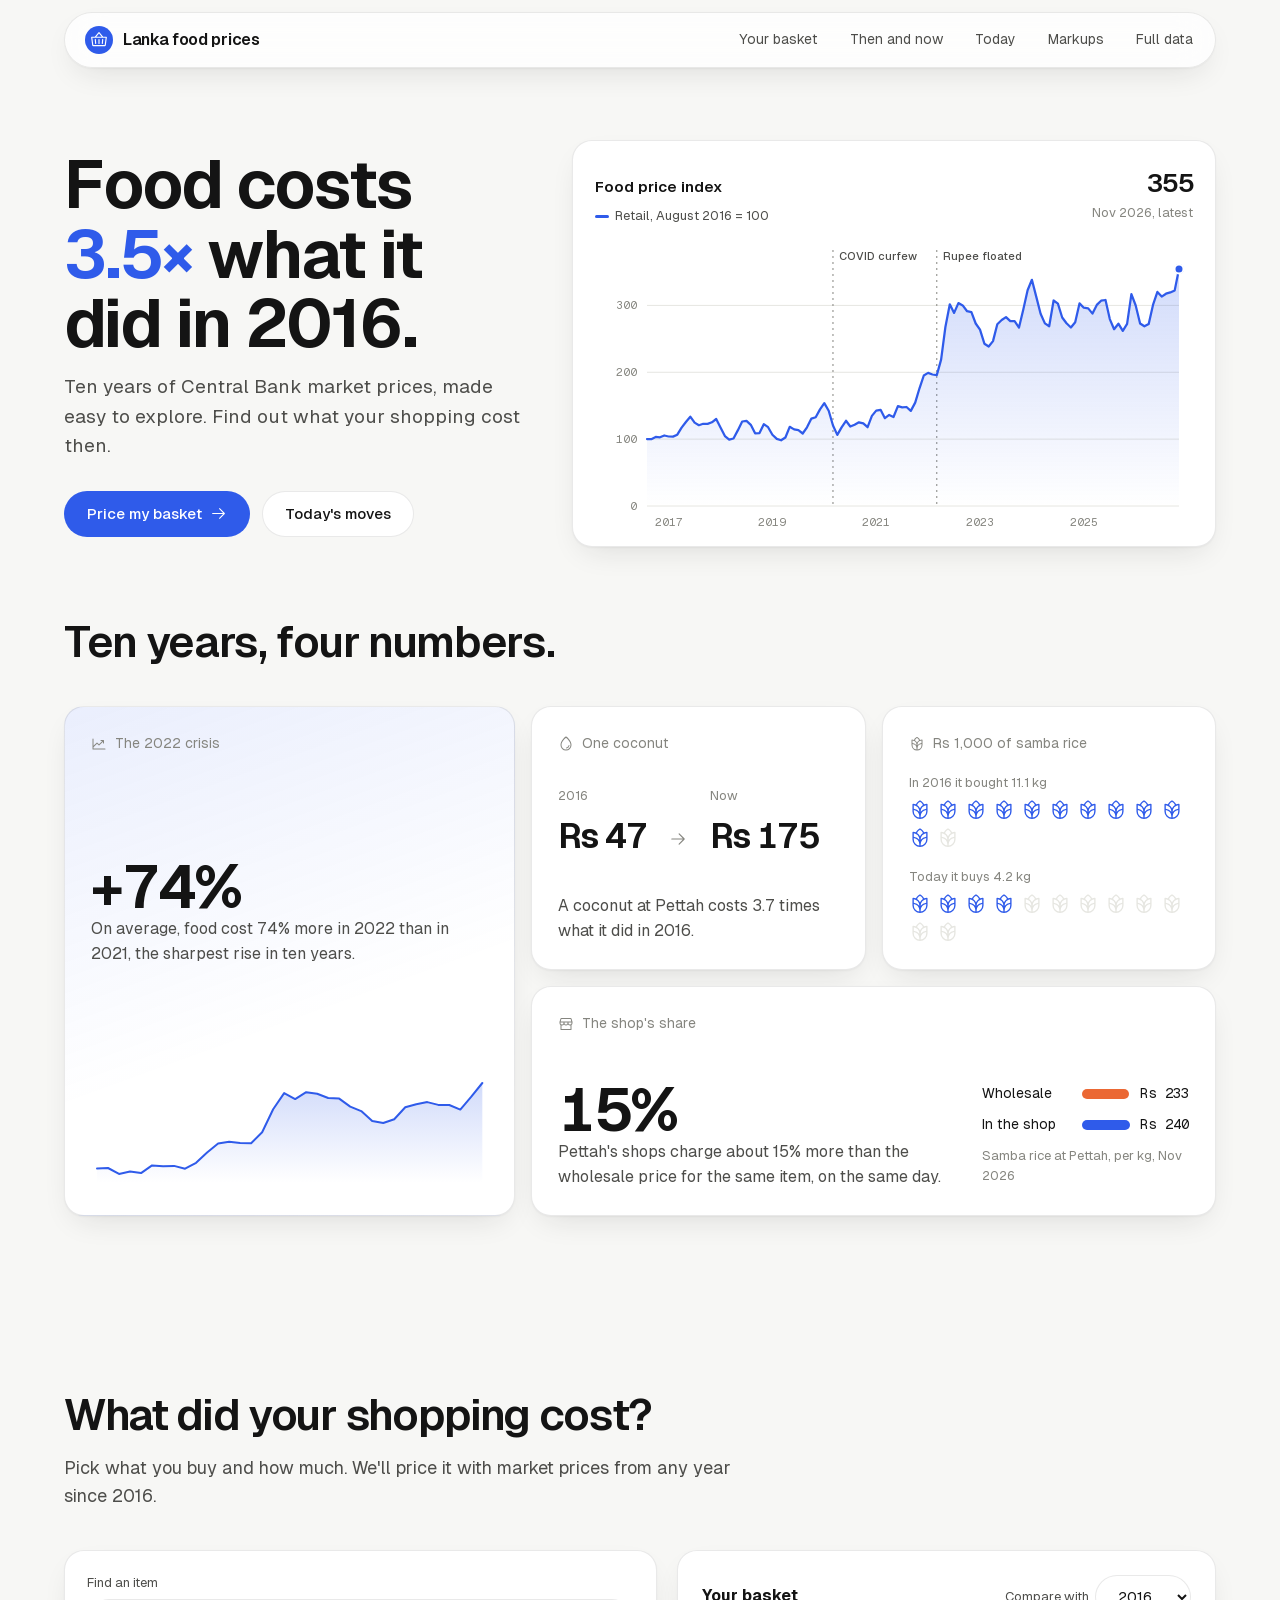
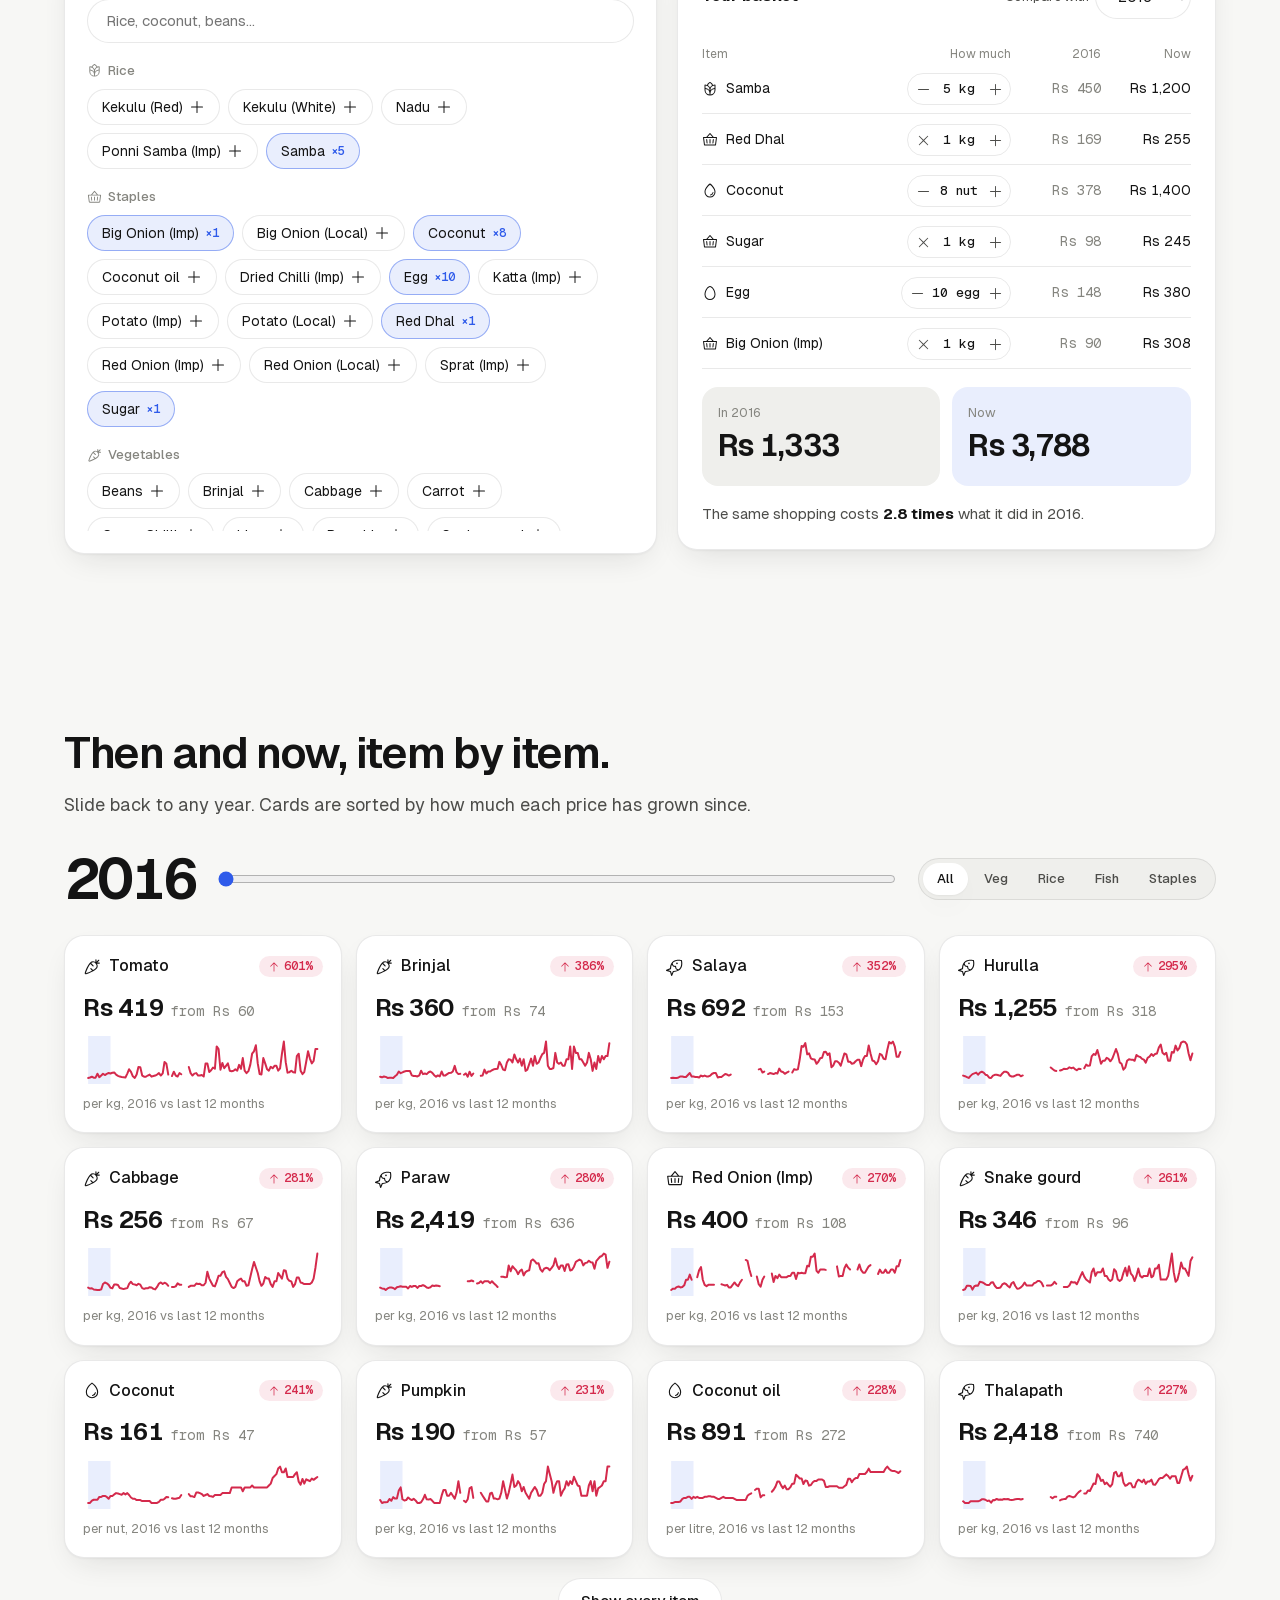
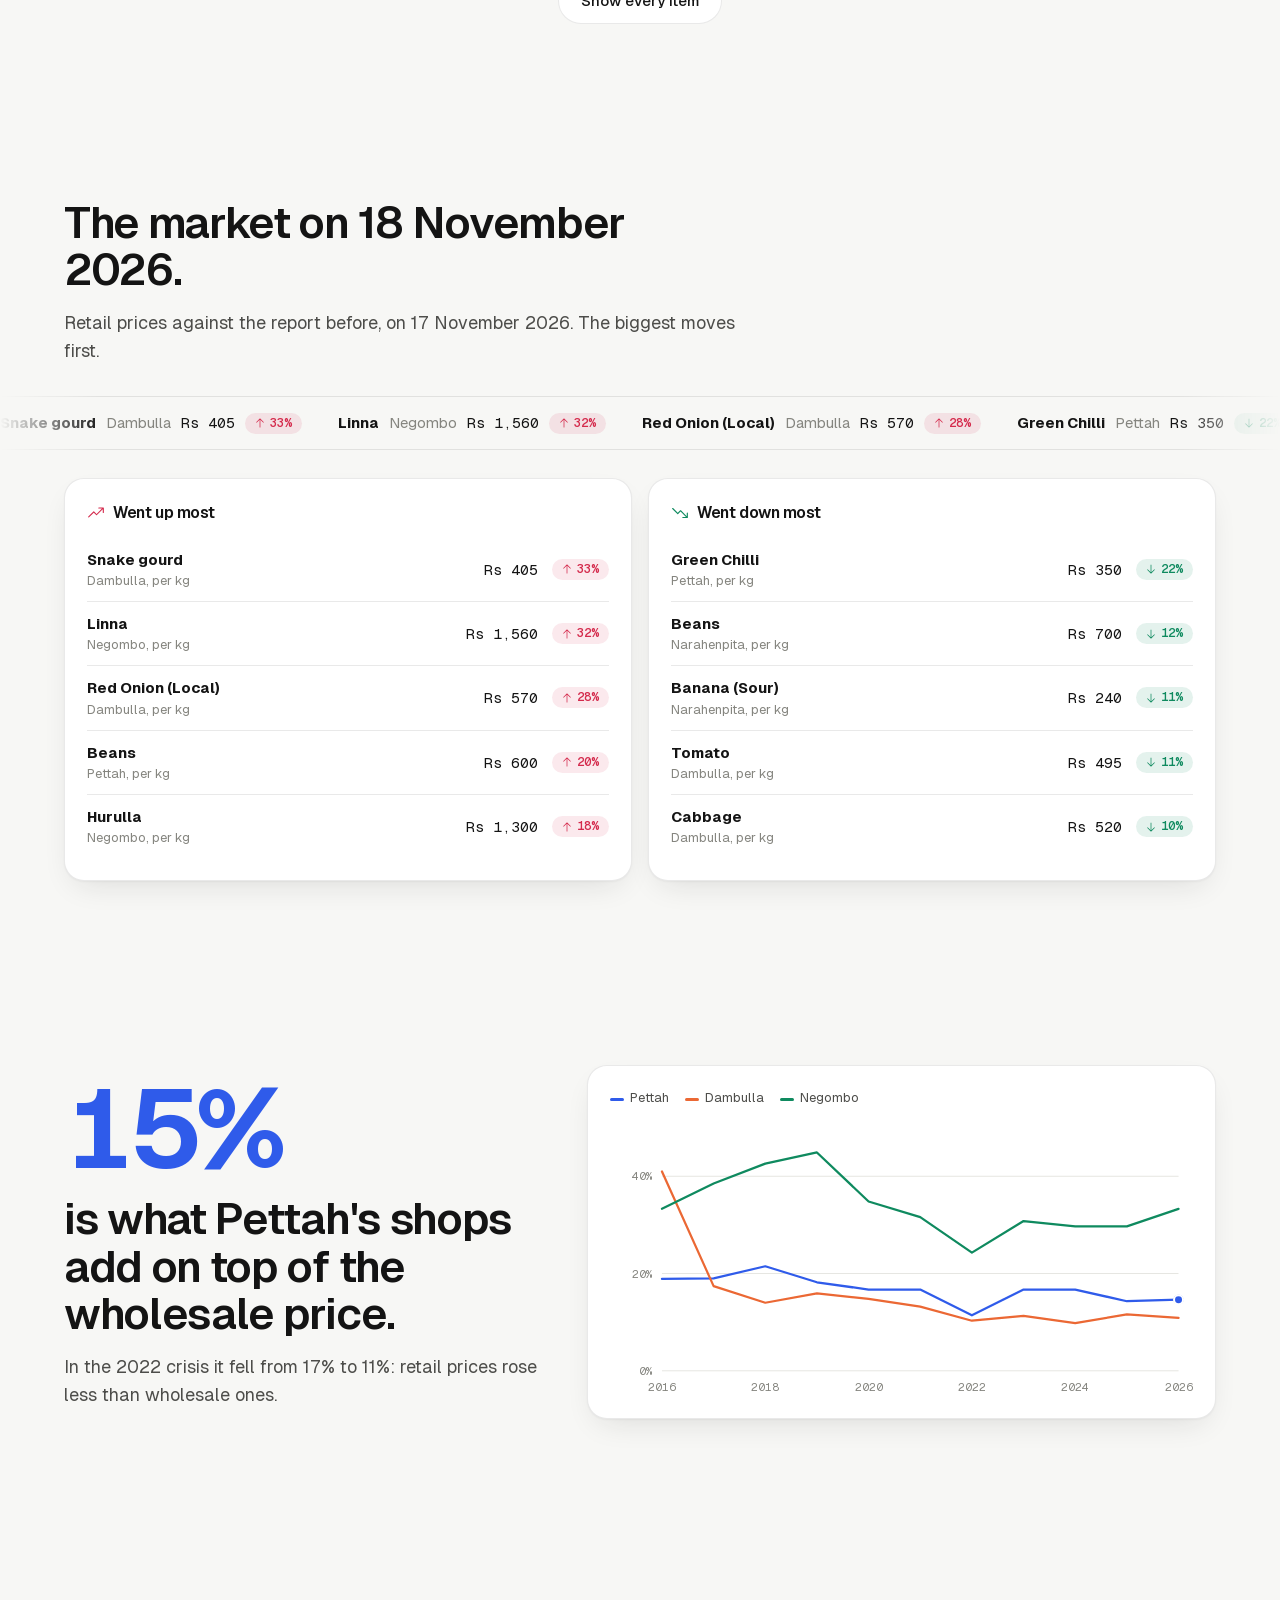
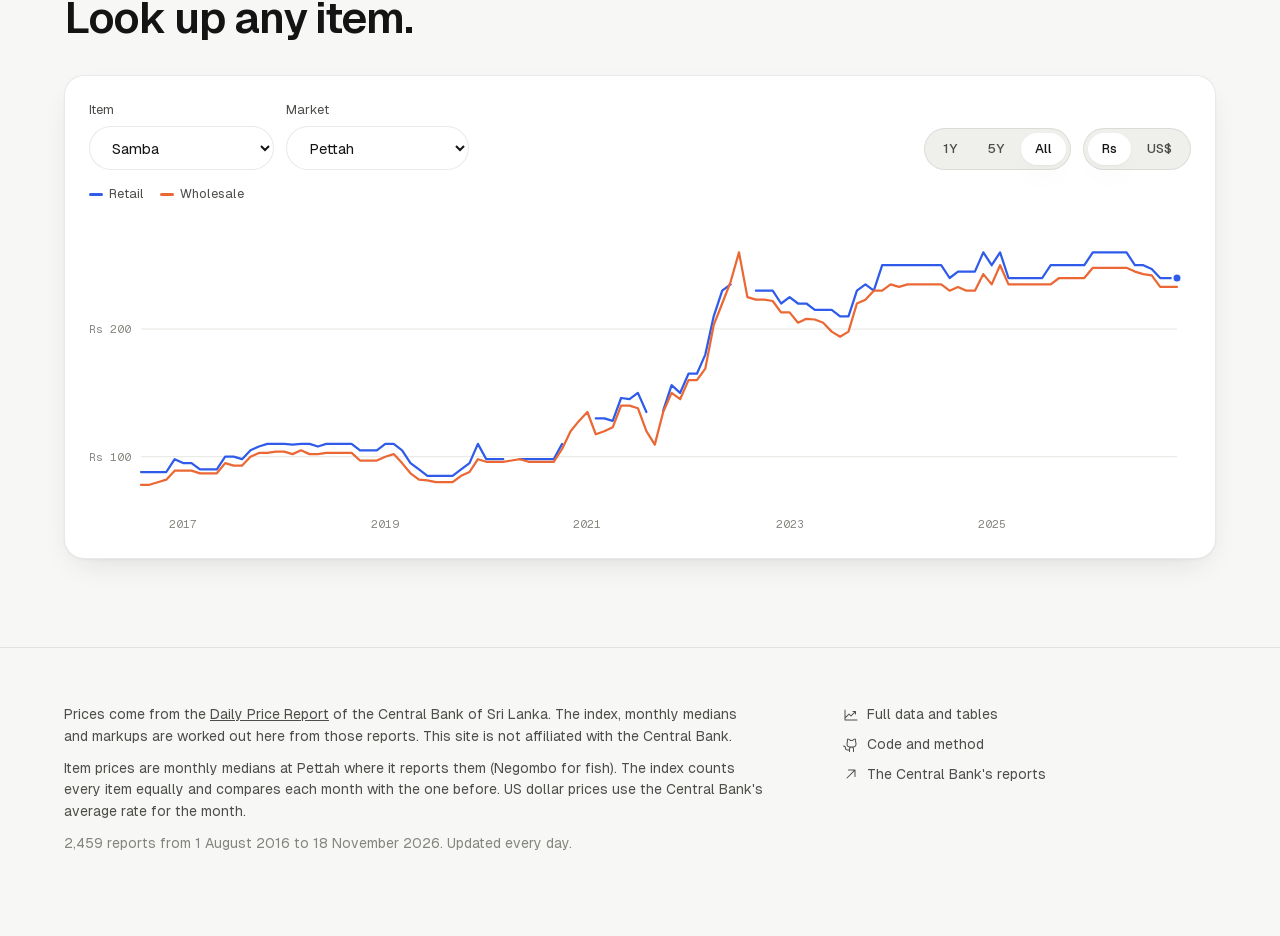
<file: site/index.html>
<!doctype html>
<html lang="en">
<head>
<meta charset="utf-8">
<meta name="viewport" content="width=device-width, initial-scale=1">
<title>What food costs in Sri Lanka, then and now</title>
<meta name="description" content="Ten years of Central Bank market prices for rice, coconut, dhal, vegetables and fish in Sri Lanka. Build a shopping basket and see what it cost in any year since 2016.">
<meta name="theme-color" content="#f7f7f5" media="(prefers-color-scheme: light)">
<meta name="theme-color" content="#0e0e0d" media="(prefers-color-scheme: dark)">
<link rel="preload" href="assets/fonts/Geist-Variable.woff2" as="font" type="font/woff2" crossorigin>
<link rel="stylesheet" href="assets/app.css">
</head>
<body>

<header class="wrap nav">
  <div class="nav-inner">
    <a class="brand" href="#top">
      <span class="mark"><span class="ico" style="-webkit-mask-image:url(assets/icons/basket.svg);mask-image:url(assets/icons/basket.svg);"></span></span>
      Lanka food prices
    </a>
    <nav class="nav-links" aria-label="Sections">
      <a href="#basket">Your basket</a>
      <a href="#time">Then and now</a>
      <a href="#today">Today</a>
      <a href="#margins">Markups</a>
      <a class="keep" href="stats.html">Full data</a>
    </nav>
  </div>
</header>

<main id="top">
  <p class="error wrap" role="alert">The price data didn't load. Check your connection and refresh the page.</p>

  <section class="hero">
    <div class="wrap hero-grid">
      <div>
        <h1>Food costs <span class="x" id="hero-x">3.2×</span> what it did in 2016.</h1>
        <p class="lead">Ten years of Central Bank market prices, made easy to explore. Find out what your shopping cost then.</p>
        <div class="hero-cta">
          <a class="btn btn-primary" href="#basket">Price my basket <span class="ico" style="-webkit-mask-image:url(assets/icons/arrow-right.svg);mask-image:url(assets/icons/arrow-right.svg);"></span></a>
          <a class="btn btn-ghost" href="#today">Today's moves</a>
        </div>
      </div>
      <div class="card hero-chart">
        <div class="chart-head">
          <div>
            <strong>Food price index</strong>
            <div class="legend" style="margin-top:6px"><span><i style="background:var(--accent)"></i>Retail, August 2016 = 100</span></div>
          </div>
          <div class="readout" aria-live="polite">
            <div class="big num" id="hero-read">&nbsp;</div>
            <div class="sub" id="hero-read-sub">Hover the chart</div>
          </div>
        </div>
        <div class="chart" id="hero-chart"><div class="skel" style="height:300px"></div></div>
      </div>
    </div>
  </section>

  <section id="story" style="padding-top:24px">
    <div class="wrap">
      <h2 class="reveal">Ten years, four numbers.</h2>
      <div class="bento">
        <article class="card tile t1 reveal">
          <div class="kicker"><span class="ico" style="-webkit-mask-image:url(assets/icons/chart-line-up.svg);mask-image:url(assets/icons/chart-line-up.svg);"></span>The 2022 crisis</div>
          <div>
            <div class="stat num" id="crisis-stat">&nbsp;</div>
            <p id="crisis-text">&nbsp;</p>
          </div>
          <div class="chart" id="crisis-chart"></div>
        </article>
        <article class="card tile t2 reveal">
          <div class="kicker"><span class="ico" style="-webkit-mask-image:url(assets/icons/drop.svg);mask-image:url(assets/icons/drop.svg);"></span>One coconut</div>
          <div class="vs">
            <div class="col"><span class="label" id="coco-then-y">2016</span><span class="val num" id="coco-then">&nbsp;</span></div>
            <span class="arrow"><span class="ico" style="-webkit-mask-image:url(assets/icons/arrow-right.svg);mask-image:url(assets/icons/arrow-right.svg);"></span></span>
            <div class="col"><span class="label">Now</span><span class="val num" id="coco-now">&nbsp;</span></div>
          </div>
          <p id="coco-text">&nbsp;</p>
        </article>
        <article class="card tile t3 reveal">
          <div class="kicker"><span class="ico" style="-webkit-mask-image:url(assets/icons/grains.svg);mask-image:url(assets/icons/grains.svg);"></span>Rs 1,000 of samba rice</div>
          <div class="grain-row"><span id="rice-then-l">&nbsp;</span><div class="grains" id="rice-then"></div></div>
          <div class="grain-row"><span id="rice-now-l">&nbsp;</span><div class="grains" id="rice-now"></div></div>
        </article>
        <article class="card tile t4 reveal">
          <div class="kicker"><span class="ico" style="-webkit-mask-image:url(assets/icons/storefront.svg);mask-image:url(assets/icons/storefront.svg);"></span>The shop's share</div>
          <div class="split">
            <div>
              <div class="stat num" id="markup-stat">&nbsp;</div>
              <p id="markup-text">&nbsp;</p>
            </div>
            <div class="bars" id="markup-bars"></div>
          </div>
        </article>
      </div>
    </div>
  </section>

  <section id="basket">
    <div class="wrap">
      <h2 class="reveal">What did your shopping cost?</h2>
      <p class="lead reveal">Pick what you buy and how much. We'll price it with market prices from any year since 2016.</p>
      <div class="basket">
        <div class="card picker reveal">
          <label class="field" for="search">Find an item
            <input type="search" id="search" placeholder="Rice, coconut, beans..." autocomplete="off">
          </label>
          <div class="groups" id="groups"><div class="skel" style="height:200px"></div></div>
        </div>
        <div class="card receipt reveal" aria-live="polite">
          <div class="receipt-head">
            <strong>Your basket</strong>
            <label class="field" style="grid-auto-flow:column;align-items:center">Compare with
              <select id="basket-year"></select>
            </label>
          </div>
          <div id="lines"></div>
          <div class="totals">
            <div class="total"><div class="label" id="total-then-l">Then</div><div class="val num" id="total-then">Rs 0</div></div>
            <div class="total now"><div class="label">Now</div><div class="val num" id="total-now">Rs 0</div></div>
          </div>
          <p class="verdict" id="verdict"></p>
        </div>
      </div>
    </div>
  </section>

  <section id="time">
    <div class="wrap">
      <h2 class="reveal">Then and now, item by item.</h2>
      <p class="lead reveal">Slide back to any year. Cards are sorted by how much each price has grown since.</p>
      <div class="tm-controls reveal">
        <div class="year-big num" id="tm-year">2016</div>
        <input type="range" id="tm-range" min="2016" max="2025" step="1" value="2016" aria-label="Year to compare with">
        <div class="seg" role="group" aria-label="Kind of food" id="tm-filter">
          <button data-f="all" aria-pressed="true">All</button>
          <button data-f="vegetables">Veg</button>
          <button data-f="rice">Rice</button>
          <button data-f="fish">Fish</button>
          <button data-f="other">Staples</button>
        </div>
      </div>
      <div class="tm-grid" id="tm-grid"></div>
      <div class="more"><button class="btn btn-ghost" id="tm-more" hidden>Show every item</button></div>
    </div>
  </section>

  <section id="today">
    <div class="wrap">
      <h2 class="reveal" id="today-title">The market today.</h2>
      <p class="lead reveal" id="today-sub">&nbsp;</p>
    </div>
    <div class="ticker reveal" aria-hidden="true"><div class="ticker-track" id="ticker"></div></div>
    <div class="wrap">
      <div class="moves">
        <div class="card reveal"><h3><span class="ico" style="-webkit-mask-image:url(assets/icons/trend-up.svg);mask-image:url(assets/icons/trend-up.svg);color:var(--up)"></span>Went up most</h3><div id="moves-up"></div></div>
        <div class="card reveal"><h3><span class="ico" style="-webkit-mask-image:url(assets/icons/trend-down.svg);mask-image:url(assets/icons/trend-down.svg);color:var(--down)"></span>Went down most</h3><div id="moves-down"></div></div>
      </div>
    </div>
  </section>

  <section id="margins">
    <div class="wrap margin-wrap">
      <div class="reveal">
        <div class="margin-big num" id="margin-big">&nbsp;</div>
        <h2 style="margin-top:14px">is what Pettah's shops add on top of the wholesale price.</h2>
        <p class="lead" id="margin-text">In the 2022 crisis that share shrank: retail prices rose less than wholesale ones.</p>
      </div>
      <div class="card margin-chart reveal">
        <div class="chart" id="margin-chart"></div>
      </div>
    </div>
  </section>

  <section id="spotlight">
    <div class="wrap">
      <h2 class="reveal">Look up any item.</h2>
      <div class="card spot reveal">
        <div class="spot-controls">
          <div class="left">
            <label class="field">Item <select id="spot-item"></select></label>
            <label class="field">Market <select id="spot-market"></select></label>
          </div>
          <div class="left">
            <div class="seg" role="group" aria-label="Time range" id="spot-range">
              <button data-r="12">1Y</button><button data-r="60">5Y</button><button data-r="all" aria-pressed="true">All</button>
            </div>
            <div class="seg" role="group" aria-label="Currency" id="spot-cur" hidden>
              <button data-c="LKR" aria-pressed="true">Rs</button><button data-c="USD">US$</button>
            </div>
          </div>
        </div>
        <div class="legend"><span><i style="background:var(--accent)"></i>Retail</span><span><i style="background:var(--wholesale)"></i>Wholesale</span></div>
        <div class="chart" id="spot-chart" style="margin-top:10px"></div>
      </div>
    </div>
  </section>
</main>

<footer>
  <div class="wrap foot">
    <div>
      <p>Prices come from the <a href="https://www.cbsl.gov.lk/en/statistics/economic-indicators/price-report">Daily Price Report</a> of the Central Bank of Sri Lanka. The index, monthly medians and markups are worked out here from those reports. This site is not affiliated with the Central Bank.</p>
      <p>Item prices are monthly medians at Pettah where it reports them (Negombo for fish). The index counts every item equally and compares each month with the one before. US dollar prices use the Central Bank's average rate for the month.</p>
      <p class="muted" id="built">&nbsp;</p>
    </div>
    <div class="foot-links">
      <a href="stats.html"><span class="ico" style="-webkit-mask-image:url(assets/icons/chart-line-up.svg);mask-image:url(assets/icons/chart-line-up.svg);"></span>Full data and tables</a>
      <a href="https://github.com/ShalomHunukumbura/lk-prices"><span class="ico" style="-webkit-mask-image:url(assets/icons/github-logo.svg);mask-image:url(assets/icons/github-logo.svg);"></span>Code and method</a>
      <a href="https://www.cbsl.gov.lk/en/statistics/economic-indicators/price-report"><span class="ico" style="-webkit-mask-image:url(assets/icons/arrow-up-right.svg);mask-image:url(assets/icons/arrow-up-right.svg);"></span>The Central Bank's reports</a>
    </div>
  </div>
</footer>

<script src="assets/app.js"></script>
</body>
</html>
</file>
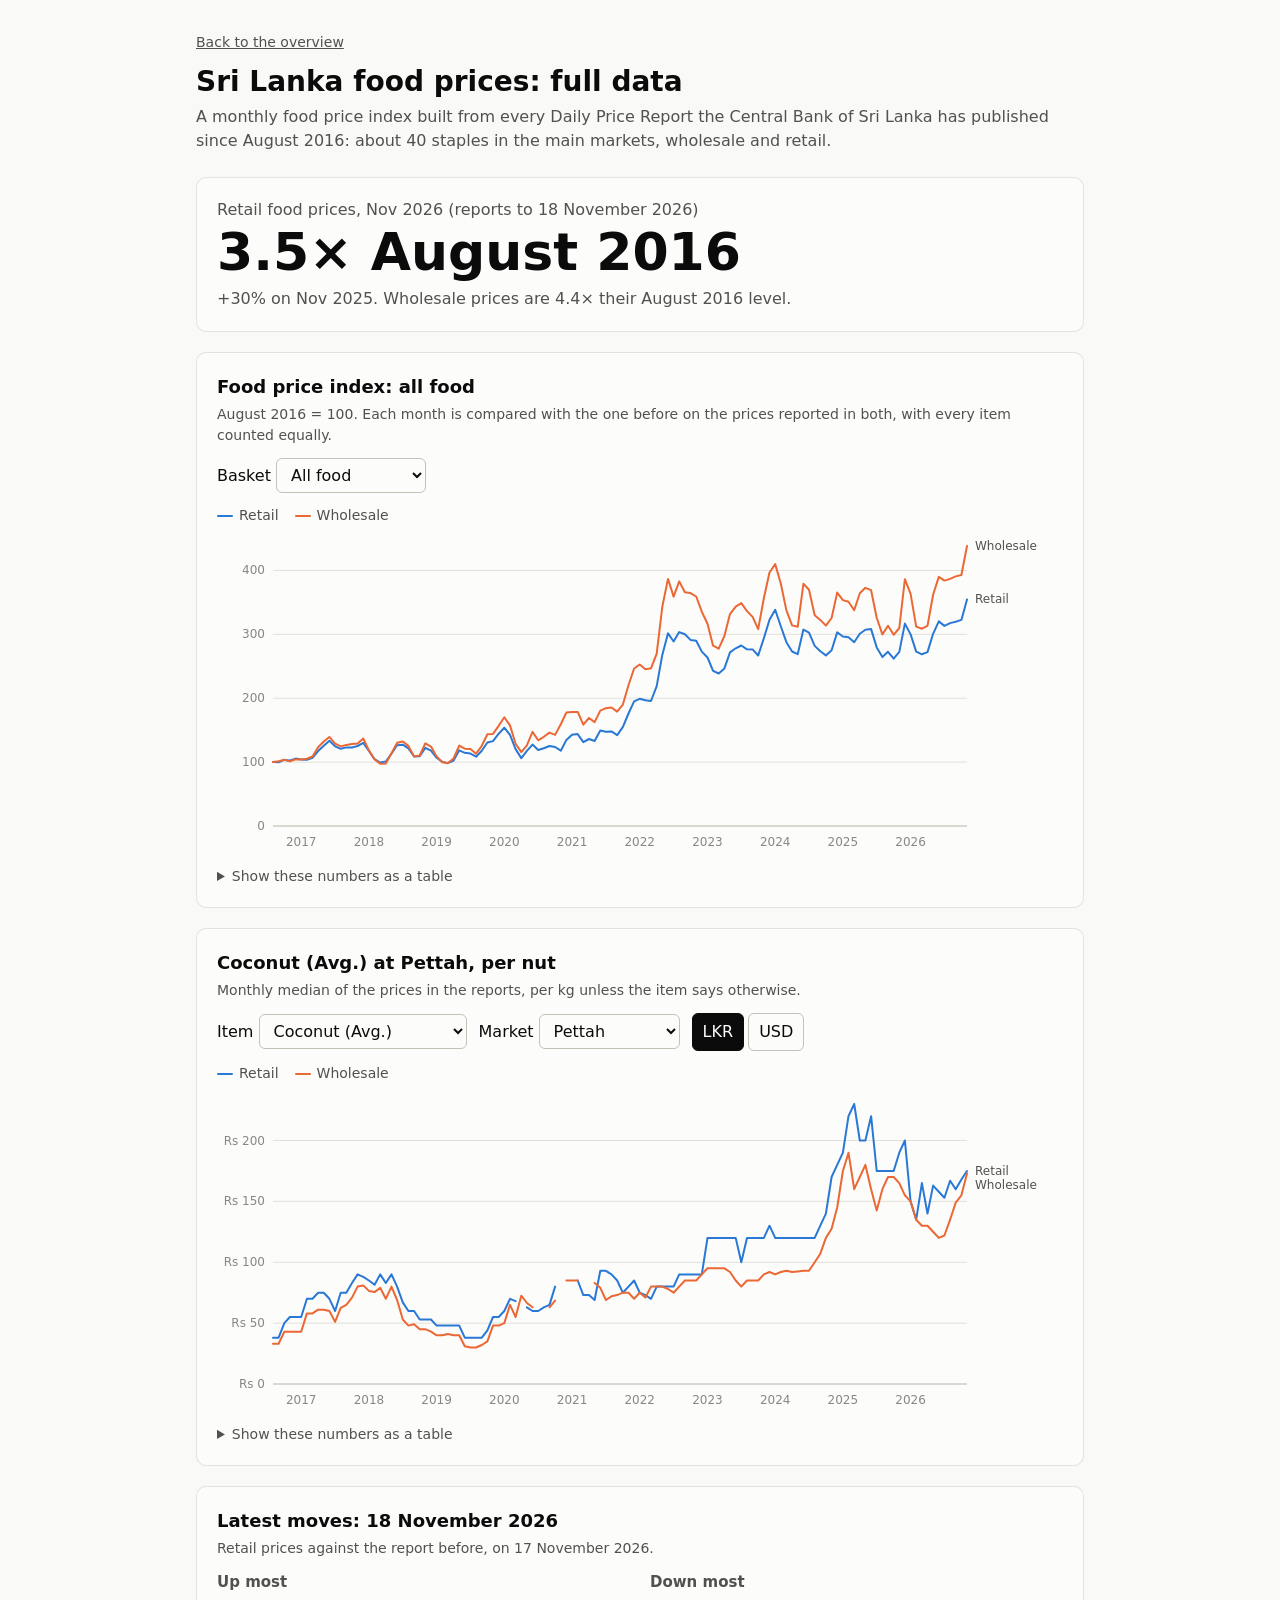
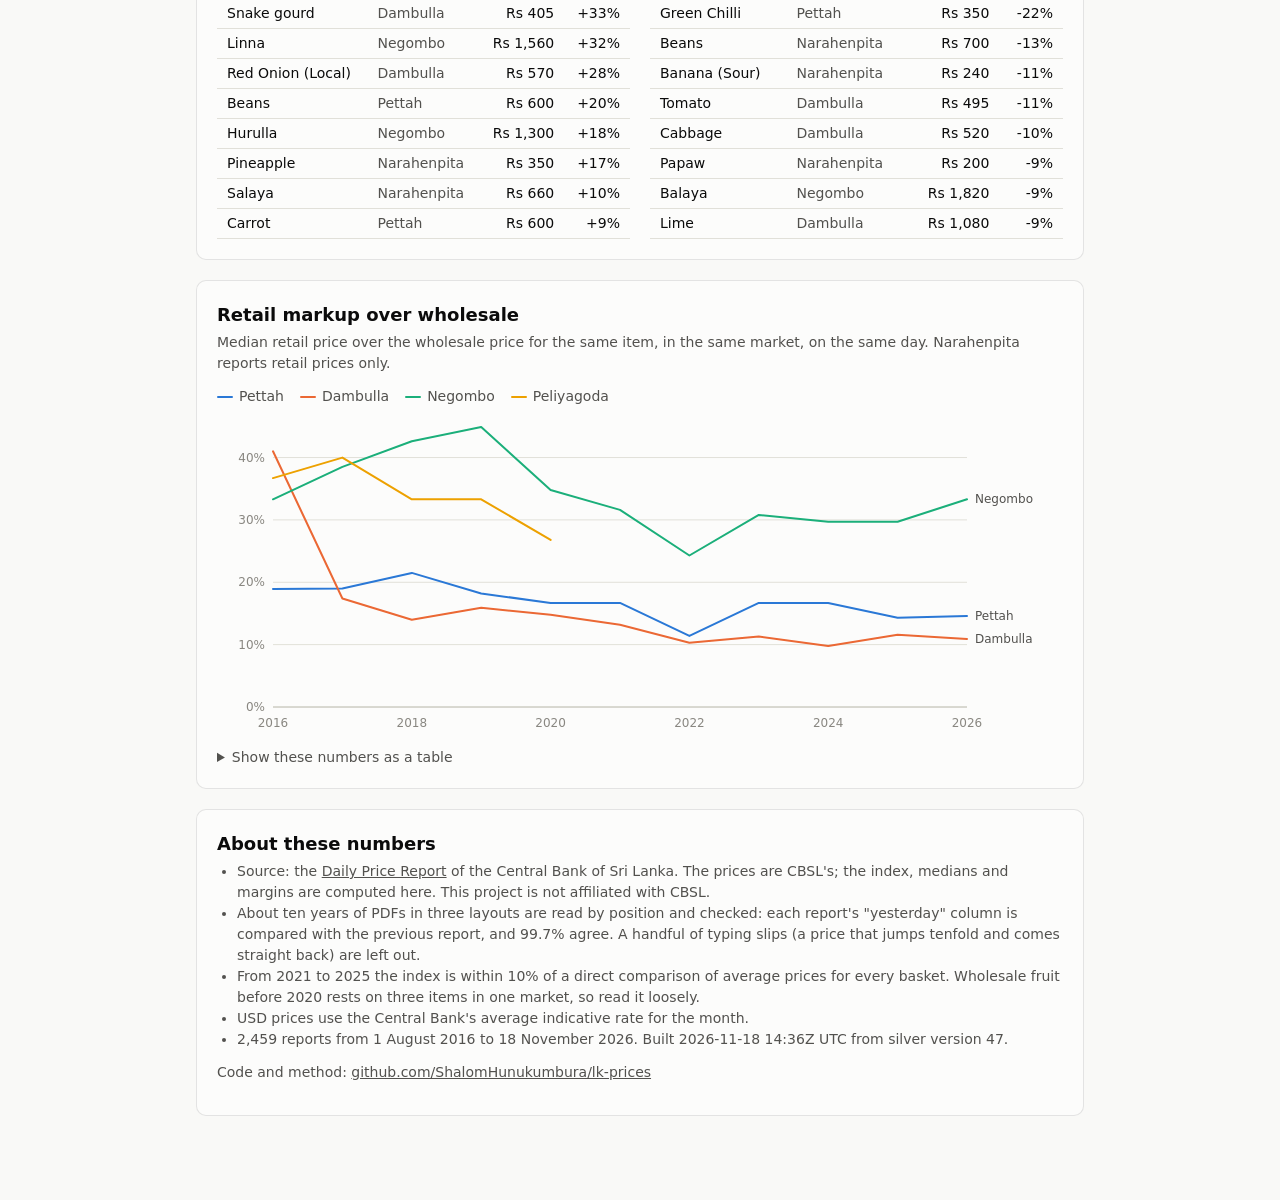
<file: site/stats.html>
<!doctype html>
<html lang="en">
<head>
<meta charset="utf-8">
<meta name="viewport" content="width=device-width, initial-scale=1">
<title>Sri Lanka food prices: full data</title>
<meta name="description" content="A monthly food price index for Sri Lanka since August 2016, built from the Central Bank's Daily Price Reports, with item prices, market margins and the latest moves.">
<style>
  :root {
    color-scheme: light;
    --page: #f9f9f7; --surface: #fcfcfb;
    --text: #0b0b0b; --text-2: #52514e; --muted: #898781;
    --grid: #e1e0d9; --axis: #c3c2b7; --border: rgba(11,11,11,0.10);
    --series-1: #2a78d6; --series-2: #eb6834; --series-3: #1baf7a; --series-4: #eda100;
  }
  @media (prefers-color-scheme: dark) {
    :root {
      color-scheme: dark;
      --page: #0d0d0d; --surface: #1a1a19;
      --text: #f0efec; --text-2: #c3c2b7; --muted: #898781;
      --grid: #2c2c2a; --axis: #383835; --border: rgba(255,255,255,0.10);
      --series-1: #3987e5; --series-2: #d95926; --series-3: #199e70; --series-4: #c98500;
    }
  }
  * { box-sizing: border-box; }
  body { margin: 0; background: var(--page); color: var(--text);
         font: 16px/1.5 system-ui, -apple-system, "Segoe UI", sans-serif; }
  main { max-width: 920px; margin: 0 auto; padding: 32px 16px 64px; }
  h1 { font-size: 28px; line-height: 1.2; margin: 0 0 6px; }
  h2 { font-size: 18px; margin: 0 0 4px; }
  p { margin: 0 0 12px; }
  .lede { color: var(--text-2); margin-bottom: 24px; }
  a { color: inherit; }
  .filters { display: flex; flex-wrap: wrap; gap: 12px; align-items: center; margin: 12px 0; }
  select, button {
    font: inherit; color: var(--text); background: var(--surface);
    border: 1px solid var(--axis); border-radius: 6px; padding: 6px 10px; }
  .toggle { display: flex; gap: 4px; }
  .toggle button { cursor: pointer; }
  .toggle button[aria-pressed=true] { background: var(--text); color: var(--surface); border-color: var(--text); }
  :focus-visible { outline: 2px solid var(--series-1); outline-offset: 2px; }
  .card { background: var(--surface); border: 1px solid var(--border); border-radius: 10px;
          padding: 20px; margin-bottom: 20px; }
  .hero-label { color: var(--text-2); }
  .hero-value { font-size: 52px; font-weight: 600; line-height: 1.1; margin: 2px 0 6px; font-variant-numeric: tabular-nums; }
  .hero-sub { color: var(--text-2); }
  .legend { display: flex; flex-wrap: wrap; gap: 16px; color: var(--text-2); font-size: 14px; margin: 8px 0; }
  .key { display: inline-block; width: 16px; height: 2px; border-radius: 1px; vertical-align: middle; margin-right: 6px; }
  .chart { position: relative; }
  svg { display: block; width: 100%; height: auto; overflow: visible; }
  .tick { fill: var(--muted); font-size: 12px; font-variant-numeric: tabular-nums; }
  .end-label { fill: var(--text-2); font-size: 12px; }
  .tooltip { position: absolute; top: 0; pointer-events: none; background: var(--surface);
             border: 1px solid var(--border); border-radius: 8px; padding: 8px 10px; font-size: 13px;
             box-shadow: 0 4px 16px rgba(0,0,0,0.12); white-space: nowrap; }
  .tooltip .when { color: var(--text-2); margin-bottom: 4px; }
  .tooltip .row { display: flex; align-items: center; gap: 6px; }
  .tooltip .row strong { font-variant-numeric: tabular-nums; }
  .tooltip .row span.name { color: var(--text-2); }
  details { margin-top: 12px; }
  summary { cursor: pointer; color: var(--text-2); font-size: 14px; }
  .table-wrap { max-height: 320px; overflow: auto; margin-top: 8px; }
  table { border-collapse: collapse; width: 100%; font-size: 14px; font-variant-numeric: tabular-nums; }
  th, td { text-align: right; padding: 4px 10px; border-bottom: 1px solid var(--grid); }
  th:first-child, td:first-child { text-align: left; }
  th { position: sticky; top: 0; background: var(--surface); color: var(--text-2); font-weight: 600; }
  .small { color: var(--text-2); font-size: 14px; }
  .movers { display: grid; grid-template-columns: 1fr 1fr; gap: 20px; }
  @media (max-width: 600px) { .movers { grid-template-columns: 1fr; } }
  .movers h3 { font-size: 15px; margin: 0 0 6px; color: var(--text-2); font-weight: 600; }
  .movers table td:nth-child(2) { color: var(--text-2); text-align: left; }
  .movers table td:nth-child(n+3) { white-space: nowrap; }
  ul { margin: 0 0 12px; padding-left: 20px; }
</style>
</head>
<body>
<main>
  <p class="small"><a href="./">Back to the overview</a></p>
  <h1>Sri Lanka food prices: full data</h1>
  <p class="lede">A monthly food price index built from every Daily Price Report the Central Bank of Sri Lanka has published since August 2016: about 40 staples in the main markets, wholesale and retail.</p>

  <section class="card" aria-live="polite">
    <div class="hero-label" id="hero-label">&nbsp;</div>
    <div class="hero-value" id="hero-value">&nbsp;</div>
    <div class="hero-sub" id="hero-sub">&nbsp;</div>
  </section>

  <section class="card">
    <h2 id="index-title">Food price index</h2>
    <p class="small">August 2016 = 100. Each month is compared with the one before on the prices reported in both, with every item counted equally.</p>
    <div class="filters">
      <label>Basket <select id="basket"></select></label>
    </div>
    <p class="small" id="basket-note" hidden>CBSL didn't publish fish or fruit prices from early 2019 to July 2020, so this basket has a gap.</p>
    <div id="index-chart"></div>
  </section>

  <section class="card">
    <h2 id="item-title">Item prices</h2>
    <p class="small">Monthly median of the prices in the reports, per kg unless the item says otherwise.</p>
    <div class="filters">
      <label>Item <select id="item"></select></label>
      <label>Market <select id="market"></select></label>
      <div class="toggle" role="group" aria-label="Currency" id="currency" hidden>
        <button data-currency="LKR" aria-pressed="true">LKR</button>
        <button data-currency="USD" aria-pressed="false">USD</button>
      </div>
    </div>
    <div id="item-chart"></div>
  </section>

  <section class="card">
    <h2 id="movers-title">Latest moves</h2>
    <p class="small" id="movers-sub"></p>
    <div class="movers">
      <div><h3>Up most</h3><table id="up"></table></div>
      <div><h3>Down most</h3><table id="down"></table></div>
    </div>
  </section>

  <section class="card">
    <h2>Retail markup over wholesale</h2>
    <p class="small">Median retail price over the wholesale price for the same item, in the same market, on the same day. Narahenpita reports retail prices only.</p>
    <div id="margin-chart"></div>
  </section>

  <section class="card">
    <h2>About these numbers</h2>
    <ul class="small">
      <li>Source: the <a href="https://www.cbsl.gov.lk/en/statistics/economic-indicators/price-report">Daily Price Report</a> of the Central Bank of Sri Lanka. The prices are CBSL's; the index, medians and margins are computed here. This project is not affiliated with CBSL.</li>
      <li>About ten years of PDFs in three layouts are read by position and checked: each report's "yesterday" column is compared with the previous report, and 99.7% agree. A handful of typing slips (a price that jumps tenfold and comes straight back) are left out.</li>
      <li>From 2021 to 2025 the index is within 10% of a direct comparison of average prices for every basket. Wholesale fruit before 2020 rests on three items in one market, so read it loosely.</li>
      <li>USD prices use the Central Bank's average indicative rate for the month.</li>
      <li id="built"></li>
    </ul>
    <p class="small">Code and method: <a href="https://github.com/ShalomHunukumbura/lk-prices">github.com/ShalomHunukumbura/lk-prices</a></p>
  </section>
</main>

<script>
const NS = "http://www.w3.org/2000/svg";
const $ = (id) => document.getElementById(id);
const BASKETS = { all: "All food", vegetables: "Vegetables", rice: "Rice", fish: "Fish", fruits: "Fruit", other: "Other staples" };
const TYPE_COLOR = { retail: "var(--series-1)", wholesale: "var(--series-2)" };
const MARKET_COLOR = { Pettah: "var(--series-1)", Dambulla: "var(--series-2)", Negombo: "var(--series-3)", Peliyagoda: "var(--series-4)" };
const UNITS = { "Coconut (Avg.)": "nut", "Egg (White)": "egg", "Apple (Imp)": "fruit", "Orange (Imp)": "fruit", "Coconut oil": "litre" };
const MONTHS = ["Jan","Feb","Mar","Apr","May","Jun","Jul","Aug","Sep","Oct","Nov","Dec"];

const el = (tag, attrs = {}, text) => {
  const node = document.createElementNS(NS, tag);
  for (const [k, v] of Object.entries(attrs)) node.setAttribute(k, v);
  if (text !== undefined) node.textContent = text;
  return node;
};
const html = (tag, attrs = {}, text) => {
  const node = document.createElement(tag);
  for (const [k, v] of Object.entries(attrs)) node.setAttribute(k, v);
  if (text !== undefined) node.textContent = text;
  return node;
};
const monthName = (ym) => `${MONTHS[Number(ym.slice(5)) - 1]} ${ym.slice(0, 4)}`;
const longDate = (iso) => new Date(iso + "T00:00:00Z").toLocaleDateString("en-GB",
  { day: "numeric", month: "long", year: "numeric", timeZone: "UTC" });

function niceTicks(min, max, count = 5) {
  const span = max - min || Math.abs(max) || 1;
  const raw = span / count, power = 10 ** Math.floor(Math.log10(raw));
  const step = [1, 2, 2.5, 5, 10].map((m) => m * power).find((s) => s >= raw);
  const ticks = [];
  for (let t = Math.floor(min / step) * step; t <= max + step * 1e-9; t += step) ticks.push(+t.toPrecision(12));
  return ticks;
}

// A line chart over evenly spaced labels (months or years), with a crosshair,
// tooltip, keyboard stepping, a legend, labels at the line ends and a table view.
function lineChart(root, { labels, series, format, labelFormat, title }) {
  root.replaceChildren();
  const legend = html("div", { class: "legend" });
  const box = html("div", { class: "chart" });
  const svg = el("svg", { role: "img", tabindex: "0", "aria-label": title });
  const tip = html("div", { class: "tooltip", hidden: "" });
  const details = html("details");
  details.append(html("summary", {}, "Show these numbers as a table"));
  const wrap = html("div", { class: "table-wrap" }), table = html("table");
  wrap.append(table); details.append(wrap);
  box.append(svg, tip);
  root.append(legend, box, details);

  const shown = series.filter((s) => s.values.some((v) => v != null));
  if (shown.length > 1) for (const s of shown) {
    const item = html("span"), key = html("span", { class: "key" });
    key.style.background = s.color;
    item.append(key, document.createTextNode(s.name));
    legend.append(item);
  }
  // Table: newest first.
  const head = html("tr");
  for (const t of [title.includes("year") ? "Year" : "Month", ...shown.map((s) => s.name)]) head.append(html("th", {}, t));
  const rows = [head];
  for (let i = labels.length - 1; i >= 0; i--) {
    if (shown.every((s) => s.values[i] == null)) continue;
    const tr = html("tr");
    for (const t of [labelFormat(labels[i]), ...shown.map((s) => s.values[i] == null ? "" : format(s.values[i]))])
      tr.append(html("td", {}, t));
    rows.push(tr);
  }
  table.replaceChildren(...rows);

  const W = Math.max(300, Math.round(box.clientWidth || root.clientWidth));
  const H = W < 560 ? 240 : 320;
  const M = { top: 12, right: W < 560 ? 70 : 96, bottom: 28, left: 56 };
  svg.setAttribute("viewBox", `0 0 ${W} ${H}`);
  let min = Infinity, max = -Infinity;
  for (const s of shown) for (const v of s.values) if (v != null) { min = Math.min(min, v); max = Math.max(max, v); }
  if (!isFinite(min)) { svg.append(el("text", { x: W / 2, y: H / 2, "text-anchor": "middle", class: "tick" }, "No prices for this choice")); return; }
  const floor = min >= 0 && min < max * 0.4 ? 0 : min;
  const ticks = niceTicks(floor, max);
  const y0 = Math.min(ticks[0], floor), y1 = Math.max(ticks.at(-1), max);
  const x = (i) => M.left + (labels.length === 1 ? 0.5 : i / (labels.length - 1)) * (W - M.left - M.right);
  const y = (v) => H - M.bottom - ((v - y0) / (y1 - y0 || 1)) * (H - M.top - M.bottom);

  for (const t of ticks) {
    svg.append(el("line", { x1: M.left, x2: W - M.right, y1: y(t), y2: y(t), stroke: "var(--grid)", "stroke-width": 1 }));
    svg.append(el("text", { x: M.left - 8, y: y(t) + 4, "text-anchor": "end", class: "tick" }, format(t)));
  }
  svg.append(el("line", { x1: M.left, x2: W - M.right, y1: H - M.bottom, y2: H - M.bottom, stroke: "var(--axis)", "stroke-width": 1 }));
  // Year ticks: every label for yearly data, January for monthly data.
  const yearly = labels[0].length === 4;
  const marks = labels.map((l, i) => [l, i]).filter(([l]) => yearly || l.endsWith("-01"));
  const every = Math.ceil(marks.length / (W < 560 ? 4 : 10));
  marks.filter((_, k) => k % every === 0).forEach(([l, i]) =>
    svg.append(el("text", { x: x(i), y: H - 8, "text-anchor": "middle", class: "tick" }, l.slice(0, 4))));

  const ends = [];
  for (const s of shown) {
    let d = "", pen = false, last = null;
    s.values.forEach((v, i) => {
      if (v == null) { pen = false; return; }
      d += `${pen ? "L" : "M"}${x(i).toFixed(1)},${y(v).toFixed(1)}`;
      pen = true; last = i;
    });
    svg.append(el("path", { d, fill: "none", stroke: s.color, "stroke-width": 2, "stroke-linejoin": "round", "stroke-linecap": "round" }));
    if (last != null) ends.push({ s, i: last, yy: y(s.values[last]) });
  }
  // Direct labels at the line ends, nudged apart so they don't collide. A line that
  // stops early (Peliyagoda after 2020) is named by the legend and tooltip instead.
  ends.splice(0, ends.length, ...ends.filter((e) => e.i === labels.length - 1));
  ends.sort((a, b) => a.yy - b.yy);
  for (let k = 1; k < ends.length; k++) if (ends[k].yy - ends[k - 1].yy < 14) ends[k].yy = ends[k - 1].yy + 14;
  if (shown.length <= 4) for (const e of ends)
    svg.append(el("text", { x: x(e.i) + 8, y: e.yy + 4, class: "end-label" }, e.s.name));

  const layer = el("g");
  svg.append(layer);
  let current = null;
  const show = (i) => {
    current = i; layer.replaceChildren();
    if (i == null) { tip.hidden = true; return; }
    layer.append(el("line", { x1: x(i), x2: x(i), y1: M.top, y2: H - M.bottom, stroke: "var(--axis)", "stroke-width": 1 }));
    tip.replaceChildren(html("div", { class: "when" }, labelFormat(labels[i])));
    for (const s of shown) {
      const v = s.values[i];
      if (v == null) continue;
      layer.append(el("circle", { cx: x(i), cy: y(v), r: 4, fill: s.color, stroke: "var(--surface)", "stroke-width": 2 }));
      const row = html("div", { class: "row" }), key = html("span", { class: "key" });
      key.style.background = s.color; key.style.marginRight = "0";
      row.append(key, html("strong", {}, format(v)), html("span", { class: "name" }, s.name));
      tip.append(row);
    }
    tip.hidden = false;
    const r = box.getBoundingClientRect(), px = (x(i) / W) * r.width;
    const left = px + 14 + tip.offsetWidth > r.width ? px - 14 - tip.offsetWidth : px + 14;
    tip.style.left = `${Math.max(0, left)}px`;
  };
  const nearest = (clientX) => {
    const r = svg.getBoundingClientRect(), px = ((clientX - r.left) / r.width) * W;
    const i = Math.round(((px - M.left) / (W - M.left - M.right)) * (labels.length - 1));
    return Math.min(labels.length - 1, Math.max(0, i));
  };
  svg.addEventListener("pointermove", (e) => show(nearest(e.clientX)));
  svg.addEventListener("pointerleave", () => show(null));
  svg.addEventListener("focus", () => show(labels.length - 1));
  svg.addEventListener("blur", () => show(null));
  svg.addEventListener("keydown", (e) => {
    const step = { ArrowLeft: -1, ArrowRight: 1 }[e.key];
    if (!step) return;
    e.preventDefault();
    show(Math.min(labels.length - 1, Math.max(0, (current ?? labels.length - 1) + step)));
  });
}

const state = { currency: "LKR" };
const D = {};

function drawHero() {
  const { months, series } = D.index;
  const retail = series.all.retail, wholesale = series.all.wholesale;
  const i = retail.length - 1, year = i - 12;
  const latest = D.meta.latest_report;
  $("hero-label").textContent = `Retail food prices, ${monthName(months[i])} (reports to ${longDate(latest)})`;
  $("hero-value").textContent = `${(retail[i] / 100).toFixed(1)}× August 2016`;
  const change = (a, b) => `${a >= b ? "+" : ""}${((a / b - 1) * 100).toFixed(0)}%`;
  $("hero-sub").textContent = `${change(retail[i], retail[year])} on ${monthName(months[year])}. `
    + `Wholesale prices are ${(wholesale[i] / 100).toFixed(1)}× their August 2016 level.`;
}

function drawIndex() {
  const basket = $("basket").value, s = D.index.series[basket];
  $("basket-note").hidden = !["fish", "fruits"].includes(basket);
  $("index-title").textContent = `Food price index: ${BASKETS[basket].toLowerCase()}`;
  lineChart($("index-chart"), {
    labels: D.index.months, title: `Food price index, ${BASKETS[basket]}, by month`,
    series: [
      { name: "Retail", color: TYPE_COLOR.retail, values: s.retail },
      { name: "Wholesale", color: TYPE_COLOR.wholesale, values: s.wholesale },
    ],
    format: (v) => v.toFixed(0), labelFormat: monthName,
  });
}

function fillMarkets() {
  const markets = Object.keys(D.items.items[$("item").value].markets).sort();
  const select = $("market"), keep = select.value;
  select.replaceChildren(...markets.map((m) => html("option", { value: m }, m)));
  select.value = markets.includes(keep) ? keep : markets.includes("Pettah") ? "Pettah" : markets[0];
}

function drawItem() {
  const item = $("item").value, market = $("market").value;
  const prices = D.items.items[item].markets[market];
  const usd = state.currency === "USD" && D.usd;
  const convert = (values) => !values ? [] : values.map((v, i) =>
    v == null ? null : usd ? (D.usd.lkr_per_usd[i] ? v / D.usd.lkr_per_usd[i] : null) : v);
  const unit = UNITS[item] || "kg";
  $("item-title").textContent = `${item} at ${market}, per ${unit}`;
  lineChart($("item-chart"), {
    labels: D.items.months, title: `${item} at ${market}, monthly median price per ${unit}`,
    series: [
      { name: "Retail", color: TYPE_COLOR.retail, values: convert(prices.retail) },
      { name: "Wholesale", color: TYPE_COLOR.wholesale, values: convert(prices.wholesale) },
    ],
    format: usd ? (v) => `$${v.toFixed(2)}` : (v) => `Rs ${v.toLocaleString("en-US", { maximumFractionDigits: 0 })}`,
    labelFormat: monthName,
  });
  for (const b of document.querySelectorAll("#currency button"))
    b.setAttribute("aria-pressed", String(b.dataset.currency === state.currency));
}

function drawMovers() {
  const m = D.movers;
  $("movers-title").textContent = `Latest moves: ${longDate(m.date)}`;
  $("movers-sub").textContent = `Retail prices against the report before, on ${longDate(m.previous)}.`;
  const fill = (id, rows) => $(id).replaceChildren(...rows.map((r) => {
    const tr = html("tr");
    tr.append(html("td", {}, r.item), html("td", {}, r.market),
      html("td", {}, `Rs ${r.price.toLocaleString("en-US")}`),
      html("td", {}, `${r.change > 0 ? "+" : ""}${r.change.toFixed(0)}%`));
    return tr;
  }));
  fill("up", m.up); fill("down", m.down);
}

function drawMargins() {
  const { years, markets } = D.margins;
  lineChart($("margin-chart"), {
    labels: years.map(String), title: "Retail markup over wholesale by market, by year",
    series: Object.keys(MARKET_COLOR).filter((k) => markets[k])
      .map((k) => ({ name: k, color: MARKET_COLOR[k], values: markets[k] })),
    format: (v) => `${v.toFixed(0)}%`, labelFormat: (l) => l,
  });
}

function renderAll() { drawIndex(); drawItem(); drawMargins(); }

async function start() {
  const get = (name) => fetch(`data/${name}.json`).then((r) => r.ok ? r.json() : null);
  [D.index, D.items, D.margins, D.movers, D.meta, D.usd] =
    await Promise.all(["index", "items", "margins", "movers", "meta", "usd"].map(get));
  $("basket").replaceChildren(...Object.entries(BASKETS).map(([k, v]) => html("option", { value: k }, v)));
  $("item").replaceChildren(...Object.keys(D.items.items).map((k) => html("option", { value: k }, k)));
  $("item").value = "Coconut (Avg.)";
  fillMarkets();
  if (D.usd) $("currency").hidden = false;
  $("basket").addEventListener("change", drawIndex);
  $("item").addEventListener("change", () => { fillMarkets(); drawItem(); });
  $("market").addEventListener("change", drawItem);
  for (const b of document.querySelectorAll("#currency button"))
    b.addEventListener("click", () => { state.currency = b.dataset.currency; drawItem(); });
  $("built").textContent = `${D.meta.reports.toLocaleString("en-US")} reports from ${longDate(D.meta.first_report)} to ${longDate(D.meta.latest_report)}. Built ${D.meta.built.replace("T", " ")} UTC from silver version ${D.meta.silver_version}.`;
  drawHero(); drawMovers(); renderAll();
  let resizing, width = window.innerWidth;
  window.addEventListener("resize", () => {
    clearTimeout(resizing);
    resizing = setTimeout(() => { if (window.innerWidth !== width) { width = window.innerWidth; renderAll(); } }, 150);
  });
}
start();
</script>
</body>
</html>
</file>
<file: site/assets/app.css>
/* Sri Lanka food prices: the overview page.
   Shape rule: cards and panels 20px, everything interactive is a full pill. */

@font-face {
  font-family: "Geist"; src: url("fonts/Geist-Variable.woff2") format("woff2");
  font-weight: 100 900; font-display: swap;
}
@font-face {
  font-family: "Geist Mono"; src: url("fonts/GeistMono-Variable.woff2") format("woff2");
  font-weight: 100 900; font-display: swap;
}

:root {
  color-scheme: light;
  --bg: #f7f7f5; --panel: #ffffff; --panel-2: #efefec;
  --ink: #141414; --ink-2: #4d4d4a; --ink-3: #85857f;
  --line: rgba(20, 20, 20, 0.09); --grid: #e6e6e1;
  --accent: #2f5bea; --accent-ink: #ffffff; --accent-soft: rgba(47, 91, 234, 0.10);
  --up: #d42a4c; --up-soft: rgba(212, 42, 76, 0.10);
  --down: #0f8a5f; --down-soft: rgba(15, 138, 95, 0.11);
  --wholesale: #eb6834;
  --shadow: 0 1px 2px rgba(30, 30, 25, 0.04), 0 12px 32px -12px rgba(30, 30, 25, 0.14);
  --r: 20px;
  --ease: cubic-bezier(0.16, 1, 0.3, 1);
}
@media (prefers-color-scheme: dark) {
  :root {
    color-scheme: dark;
    --bg: #0e0e0d; --panel: #171716; --panel-2: #1f1f1d;
    --ink: #f1f0ec; --ink-2: #bdbcb5; --ink-3: #85847e;
    --line: rgba(255, 255, 255, 0.08); --grid: #2a2a27;
    --accent: #6f8ff5; --accent-ink: #0e0e0d; --accent-soft: rgba(111, 143, 245, 0.14);
    --up: #f0627c; --up-soft: rgba(240, 98, 124, 0.13);
    --down: #3ec495; --down-soft: rgba(62, 196, 149, 0.13);
    --wholesale: #e57a4e;
    --shadow: 0 1px 2px rgba(0, 0, 0, 0.3), 0 16px 40px -16px rgba(0, 0, 0, 0.6);
  }
}

* { box-sizing: border-box; }
html { scroll-behavior: smooth; }
body {
  margin: 0; background: var(--bg); color: var(--ink);
  font: 16px/1.55 "Geist", system-ui, sans-serif; -webkit-font-smoothing: antialiased;
}
a { color: inherit; }
.num { font-family: "Geist Mono", ui-monospace, monospace; font-variant-numeric: tabular-nums; }
/* Display figures stay in Geist, with figures that don't jump while counting. */
.stat.num, .val.num, .big.num, .now.num, .margin-big.num, .year-big.num { font-family: "Geist", sans-serif; }
.wrap { max-width: 1200px; margin: 0 auto; padding: 0 24px; }
@media (max-width: 640px) { .wrap { padding: 0 16px; } }
section { padding: 88px 0; }
@media (max-width: 768px) { section { padding: 56px 0; } }
h1, h2, h3 { letter-spacing: -0.03em; margin: 0; }
h2 { font-size: clamp(28px, 4vw, 44px); line-height: 1.08; font-weight: 600; max-width: 22ch; }
.lead { color: var(--ink-2); font-size: 18px; max-width: 58ch; margin: 14px 0 0; }
.muted { color: var(--ink-3); }

/* Icons: Phosphor SVGs as masks, so they take the text colour. */
.ico { display: inline-block; width: 1.15em; height: 1.15em; flex: none; vertical-align: -0.2em; background: currentColor;
       -webkit-mask-size: contain; mask-size: contain; -webkit-mask-repeat: no-repeat; mask-repeat: no-repeat;
       -webkit-mask-position: center; mask-position: center; }

/* Navigation */
.nav { position: sticky; top: 12px; z-index: 20; margin-top: 12px; }
.nav-inner {
  display: flex; align-items: center; justify-content: space-between; gap: 16px;
  height: 56px; padding: 0 8px 0 20px; border-radius: 999px;
  background: color-mix(in srgb, var(--panel) 78%, transparent);
  border: 1px solid var(--line); box-shadow: var(--shadow);
  backdrop-filter: blur(18px) saturate(160%); -webkit-backdrop-filter: blur(18px) saturate(160%);
}
@media (prefers-reduced-transparency: reduce) { .nav-inner { background: var(--panel); backdrop-filter: none; } }
.brand { display: flex; align-items: center; gap: 10px; font-weight: 600; text-decoration: none; letter-spacing: -0.02em; }
.brand .mark { width: 28px; height: 28px; border-radius: 999px; display: grid; place-items: center;
               background: var(--accent); color: var(--accent-ink); }
.nav-links { display: flex; gap: 4px; }
.nav-links a { text-decoration: none; color: var(--ink-2); font-size: 14px; padding: 8px 14px; border-radius: 999px;
               transition: background .25s var(--ease), color .25s var(--ease); }
.nav-links a:hover { background: var(--panel-2); color: var(--ink); }
@media (max-width: 860px) { .nav-links a:not(.keep) { display: none; } }

/* Buttons, chips, segmented controls */
.btn { display: inline-flex; align-items: center; gap: 8px; height: 46px; padding: 0 22px; border-radius: 999px;
       font: 500 15px "Geist", sans-serif; text-decoration: none; cursor: pointer; white-space: nowrap;
       border: 1px solid transparent; transition: transform .2s var(--ease), background .25s var(--ease); }
.btn:active { transform: scale(0.97); }
.btn-primary { background: var(--accent); color: var(--accent-ink); }
.btn-primary:hover { background: color-mix(in srgb, var(--accent) 88%, var(--ink)); }
.btn-ghost { background: var(--panel); color: var(--ink); border-color: var(--line); }
.btn-ghost:hover { background: var(--panel-2); }
.seg { display: inline-flex; padding: 4px; gap: 2px; border-radius: 999px; background: var(--panel-2); border: 1px solid var(--line); }
.seg button { border: 0; background: transparent; color: var(--ink-2); font: 500 13px "Geist", sans-serif;
              height: 32px; padding: 0 14px; border-radius: 999px; cursor: pointer; transition: background .25s var(--ease), color .25s var(--ease); }
.seg button[aria-pressed="true"] { background: var(--panel); color: var(--ink); box-shadow: var(--shadow); }
:focus-visible { outline: 2px solid var(--accent); outline-offset: 2px; }
select, input[type="search"] {
  font: 15px "Geist", sans-serif; color: var(--ink); background: var(--panel);
  border: 1px solid var(--line); border-radius: 999px; height: 44px; padding: 0 18px;
}
label.field { display: grid; gap: 6px; font-size: 13px; color: var(--ink-2); }

.card { background: var(--panel); border: 1px solid var(--line); border-radius: var(--r); box-shadow: var(--shadow); }

/* Hero */
.hero { padding: 72px 0 48px; }
.hero-grid { display: grid; grid-template-columns: 5fr 7fr; gap: 48px; align-items: center; }
@media (max-width: 960px) { .hero-grid { grid-template-columns: 1fr; gap: 28px; } .hero { padding-top: 40px; } }
.hero h1 { font-size: clamp(40px, 5.6vw, 68px); line-height: 1.02; font-weight: 650; }
.hero h1 .x { color: var(--accent); font-variant-numeric: tabular-nums; }
.hero .lead { font-size: 19px; }
.hero-cta { display: flex; flex-wrap: wrap; gap: 12px; margin-top: 30px; }
.hero-chart { padding: 22px 22px 14px; position: relative; }
.chart-head { display: flex; align-items: baseline; justify-content: space-between; gap: 12px; margin-bottom: 6px; }
.chart-head strong { font-size: 15px; font-weight: 600; }
.readout { text-align: right; min-height: 46px; }
.readout .big { font-size: 26px; font-weight: 600; letter-spacing: -0.02em; }
.readout .sub { font-size: 13px; color: var(--ink-3); }

/* Charts */
.chart { position: relative; touch-action: pan-y; }
.chart svg { display: block; width: 100%; height: auto; overflow: visible; }
.tick { fill: var(--ink-3); font: 11px "Geist Mono", monospace; }
.note-line { stroke: var(--ink-3); stroke-dasharray: 2 4; }
.note-text { fill: var(--ink-2); font: 500 11px "Geist", sans-serif; }
.draw { stroke-dasharray: var(--len); stroke-dashoffset: var(--len); animation: draw 1.8s var(--ease) .2s forwards; }
@keyframes draw { to { stroke-dashoffset: 0; } }
.fade-area { opacity: 0; animation: fade 1.2s var(--ease) .9s forwards; }
@keyframes fade { to { opacity: 1; } }
.pulse { animation: pulse 2.4s var(--ease) infinite; transform-origin: center; transform-box: fill-box; }
@keyframes pulse { 0% { opacity: .5; transform: scale(1); } 80%, 100% { opacity: 0; transform: scale(3.2); } }
.tip { position: absolute; pointer-events: none; padding: 8px 12px; border-radius: 12px; font-size: 13px;
       background: var(--ink); color: var(--bg); white-space: nowrap; transform: translate(-50%, -110%);
       opacity: 0; transition: opacity .15s; }
.tip.on { opacity: 1; }
.legend { display: flex; gap: 16px; font-size: 13px; color: var(--ink-2); flex-wrap: wrap; }
.legend i { display: inline-block; width: 14px; height: 3px; border-radius: 2px; margin-right: 6px; vertical-align: middle; }

/* Highlights: a bento of four */
.bento { display: grid; gap: 16px; grid-template-columns: 1.35fr 1fr 1fr; grid-template-rows: auto auto; margin-top: 40px; }
.bento .tile { padding: 26px; display: flex; flex-direction: column; justify-content: space-between; gap: 18px; min-height: 230px; overflow: hidden; position: relative; }
.bento .t1 { grid-row: span 2; background: linear-gradient(160deg, var(--accent-soft), transparent 60%), var(--panel); }
.bento .t4 { grid-column: span 2; }
@media (max-width: 960px) { .bento { grid-template-columns: 1fr 1fr; } .bento .t1 { grid-row: auto; grid-column: span 2; } }
@media (max-width: 640px) { .bento { grid-template-columns: 1fr; } .bento .t1, .bento .t4 { grid-column: auto; } }
.tile .stat { font-size: clamp(40px, 5vw, 60px); font-weight: 650; letter-spacing: -0.04em; line-height: 1; }
.tile p { margin: 0; color: var(--ink-2); max-width: 36ch; }
.tile .kicker { display: flex; align-items: center; gap: 8px; color: var(--ink-3); font-size: 14px; }
.vs { display: flex; align-items: flex-end; gap: 22px; }
.vs .col { display: grid; gap: 4px; }
.vs .label { font-size: 13px; color: var(--ink-3); }
.vs .val { font-size: 34px; font-weight: 650; letter-spacing: -0.03em; }
.vs .arrow { color: var(--ink-3); padding-bottom: 10px; }
.grains { display: flex; flex-wrap: wrap; gap: 6px; }
.grains .ico { width: 22px; height: 22px; color: var(--accent); }
.grains .ico.off { color: var(--grid); }
.grain-row { display: grid; gap: 6px; }
.grain-row span { font-size: 13px; color: var(--ink-3); }
.t4 .split { display: grid; grid-template-columns: auto 1fr; gap: 28px; align-items: center; }
@media (max-width: 640px) { .t4 .split { grid-template-columns: 1fr; } }
.bars { display: grid; gap: 10px; }
.bar { display: grid; grid-template-columns: 90px 1fr auto; align-items: center; gap: 10px; font-size: 14px; }
.bar b { height: 10px; border-radius: 999px; background: var(--wholesale); width: 0; transition: width 1.2s var(--ease); }
.bar b.retail { background: var(--accent); }

/* Basket */
.basket { display: grid; grid-template-columns: 1.1fr 1fr; gap: 20px; margin-top: 40px; align-items: start; }
@media (max-width: 960px) { .basket { grid-template-columns: 1fr; } }
.picker { padding: 22px; }
.picker input[type="search"] { width: 100%; }
.groups { display: grid; gap: 18px; margin-top: 18px; max-height: 470px; overflow: auto; padding-right: 4px; }
.group h3 { font-size: 13px; font-weight: 500; color: var(--ink-3); letter-spacing: 0; margin-bottom: 8px; display: flex; align-items: center; gap: 6px; }
.chips { display: flex; flex-wrap: wrap; gap: 8px; }
.chip { display: inline-flex; align-items: center; gap: 6px; height: 36px; padding: 0 14px; border-radius: 999px;
        border: 1px solid var(--line); background: var(--panel); color: var(--ink); font: 14px "Geist", sans-serif; cursor: pointer;
        transition: transform .2s var(--ease), background .2s var(--ease), border-color .2s var(--ease); }
.chip:hover { background: var(--panel-2); }
.chip:active { transform: scale(0.96); }
.chip.in { background: var(--accent-soft); border-color: color-mix(in srgb, var(--accent) 45%, transparent); }
.chip .count { font: 600 12px "Geist Mono", monospace; color: var(--accent); }
.receipt { padding: 24px; position: sticky; top: 92px; }
.receipt-head { display: flex; justify-content: space-between; align-items: center; gap: 12px; flex-wrap: wrap; }
.lines { margin: 18px 0; display: grid; gap: 2px; }
.line { display: grid; grid-template-columns: 1fr auto 80px 80px; gap: 10px; align-items: center; padding: 8px 0; border-bottom: 1px solid var(--line); font-size: 14px; }
.line .name { display: flex; align-items: center; gap: 8px; min-width: 0; }
.line .name span { overflow: hidden; text-overflow: ellipsis; white-space: nowrap; }
.line .then, .line .now { text-align: right; }
.line .then { color: var(--ink-3); }
.stepper { display: inline-flex; align-items: center; gap: 2px; border: 1px solid var(--line); border-radius: 999px; padding: 2px; }
.stepper button { width: 26px; height: 26px; border: 0; border-radius: 999px; background: transparent; color: var(--ink-2); cursor: pointer; display: grid; place-items: center; }
.stepper button:hover { background: var(--panel-2); color: var(--ink); }
.stepper .q { min-width: 42px; text-align: center; font: 500 13px "Geist Mono", monospace; }
.line-head { font-size: 12px; color: var(--ink-3); border-bottom: 0; padding-bottom: 0; }
@media (max-width: 640px) {
  /* Name on its own row, then the stepper and both prices. */
  .line { grid-template-columns: 1fr auto auto; row-gap: 6px; }
  .line .name { grid-column: 1 / -1; }
  .line .stepper { justify-self: start; }
  .line-head { display: none; }
  .line .then::before { content: attr(data-year) " "; color: var(--ink-3); font-family: "Geist", sans-serif; }
  .total .val { font-size: 24px; }
  .receipt { position: static; }
}
.total .val { white-space: nowrap; }
.totals { display: grid; grid-template-columns: 1fr 1fr; gap: 12px; }
.total { padding: 16px; border-radius: 16px; background: var(--panel-2); }
.total.now { background: var(--accent-soft); }
.total .label { font-size: 13px; color: var(--ink-3); }
.total .val { font-size: 30px; font-weight: 650; letter-spacing: -0.03em; }
.verdict { margin: 16px 0 0; font-size: 15px; color: var(--ink-2); }
.verdict strong { color: var(--ink); }
.empty { padding: 36px 8px; text-align: center; color: var(--ink-3); }

/* Time machine */
.tm-controls { display: flex; flex-wrap: wrap; gap: 20px; align-items: center; margin-top: 32px; }
.year-big { font-size: 56px; font-weight: 650; letter-spacing: -0.04em; min-width: 3ch; line-height: 1; }
input[type="range"] { flex: 1; min-width: 220px; accent-color: var(--accent); height: 28px; }
.tm-grid { display: grid; grid-template-columns: repeat(auto-fill, minmax(230px, 1fr)); gap: 14px; margin-top: 28px; }
.item-card { padding: 18px; display: grid; gap: 10px; transition: transform .3s var(--ease); }
.item-card:hover { transform: translateY(-2px); }
.item-card .top { display: flex; align-items: center; justify-content: space-between; gap: 8px; }
.item-card .nm { display: flex; align-items: center; gap: 8px; font-weight: 500; min-width: 0; }
.item-card .nm span { overflow: hidden; text-overflow: ellipsis; white-space: nowrap; }
.item-card .prices { display: flex; align-items: baseline; gap: 8px; }
.item-card .prices .now { font-size: 24px; font-weight: 650; letter-spacing: -0.02em; }
.item-card .prices .then { color: var(--ink-3); font-size: 14px; }
.item-card .chart svg { width: 100%; height: 48px; display: block; }
.t1 .chart svg { height: 120px; }
.pill { display: inline-flex; align-items: center; gap: 4px; padding: 3px 9px; border-radius: 999px; font: 600 12px "Geist Mono", monospace; white-space: nowrap; }
.pill.up { color: var(--up); background: var(--up-soft); }
.pill.down { color: var(--down); background: var(--down-soft); }
.pill .ico { width: 12px; height: 12px; }
.more { margin-top: 20px; display: flex; justify-content: center; }

/* Today: one ticker band, then the biggest moves */
.ticker { overflow: hidden; margin-top: 32px; border-block: 1px solid var(--line); padding: 14px 0;
          -webkit-mask: linear-gradient(90deg, transparent, #000 8%, #000 92%, transparent); mask: linear-gradient(90deg, transparent, #000 8%, #000 92%, transparent); }
.ticker-track { display: flex; gap: 36px; width: max-content; animation: tick 60s linear infinite; }
.ticker:hover .ticker-track { animation-play-state: paused; }
@keyframes tick { to { transform: translateX(-50%); } }
.tick-item { display: inline-flex; align-items: center; gap: 10px; font-size: 15px; white-space: nowrap; }
.tick-item .mk { color: var(--ink-3); }
.moves { display: grid; grid-template-columns: 1fr 1fr; gap: 16px; margin-top: 28px; }
@media (max-width: 768px) { .moves { grid-template-columns: 1fr; } }
.moves .card { padding: 22px; }
.moves h3 { font-size: 16px; font-weight: 600; display: flex; align-items: center; gap: 8px; margin-bottom: 12px; }
.move { display: grid; grid-template-columns: 1fr auto auto; gap: 14px; align-items: center; padding: 10px 0; font-size: 15px; }
.move + .move { border-top: 1px solid var(--line); }
.move .mk { display: block; font-size: 13px; color: var(--ink-3); }

/* Margins */
.margin-wrap { display: grid; grid-template-columns: 1fr 1.3fr; gap: 40px; align-items: center; margin-top: 8px; }
@media (max-width: 960px) { .margin-wrap { grid-template-columns: 1fr; } }
.margin-big { font-size: clamp(64px, 9vw, 112px); font-weight: 650; letter-spacing: -0.05em; line-height: 0.95; color: var(--accent); }
.margin-chart { padding: 22px; }

/* Spotlight */
.spot { padding: 24px; margin-top: 32px; }
.spot-controls { display: flex; flex-wrap: wrap; gap: 12px; align-items: end; justify-content: space-between; margin-bottom: 14px; }
.spot-controls .left { display: flex; gap: 12px; flex-wrap: wrap; align-items: end; }

/* Footer */
footer { padding: 56px 0 72px; border-top: 1px solid var(--line); color: var(--ink-2); font-size: 14px; }
.foot { display: grid; grid-template-columns: 2fr 1fr; gap: 32px; }
@media (max-width: 768px) { .foot { grid-template-columns: 1fr; } }
.foot p { margin: 0 0 10px; max-width: 70ch; }
.foot-links { display: grid; gap: 8px; align-content: start; }
.foot-links a { display: inline-flex; gap: 8px; align-items: center; text-decoration: none; }
.foot-links a:hover { color: var(--ink); }

/* Loading skeletons and the error state */
.skel { background: linear-gradient(90deg, var(--panel-2), var(--grid), var(--panel-2)); background-size: 200% 100%;
        animation: shimmer 1.4s linear infinite; border-radius: 12px; color: transparent !important; }
@keyframes shimmer { to { background-position: -200% 0; } }
.error { display: none; margin: 24px auto; max-width: 620px; padding: 18px 22px; border-radius: var(--r); background: var(--up-soft); color: var(--ink); }
.failed .error { display: block; }

/* Scroll reveal */
.reveal { opacity: 0; transform: translateY(18px); transition: opacity .8s var(--ease), transform .8s var(--ease); }
.reveal.seen { opacity: 1; transform: none; }

@media (prefers-reduced-motion: reduce) {
  html { scroll-behavior: auto; }
  .reveal { opacity: 1; transform: none; transition: none; }
  .draw, .fade-area { animation: none; stroke-dashoffset: 0; opacity: 1; }
  .pulse, .skel { animation: none; }
  .ticker { -webkit-mask: none; mask: none; }
  .ticker-track { animation: none; flex-wrap: wrap; width: auto; padding: 0 24px; row-gap: 12px; }
  .bar b { transition: none; }
}
</file>
